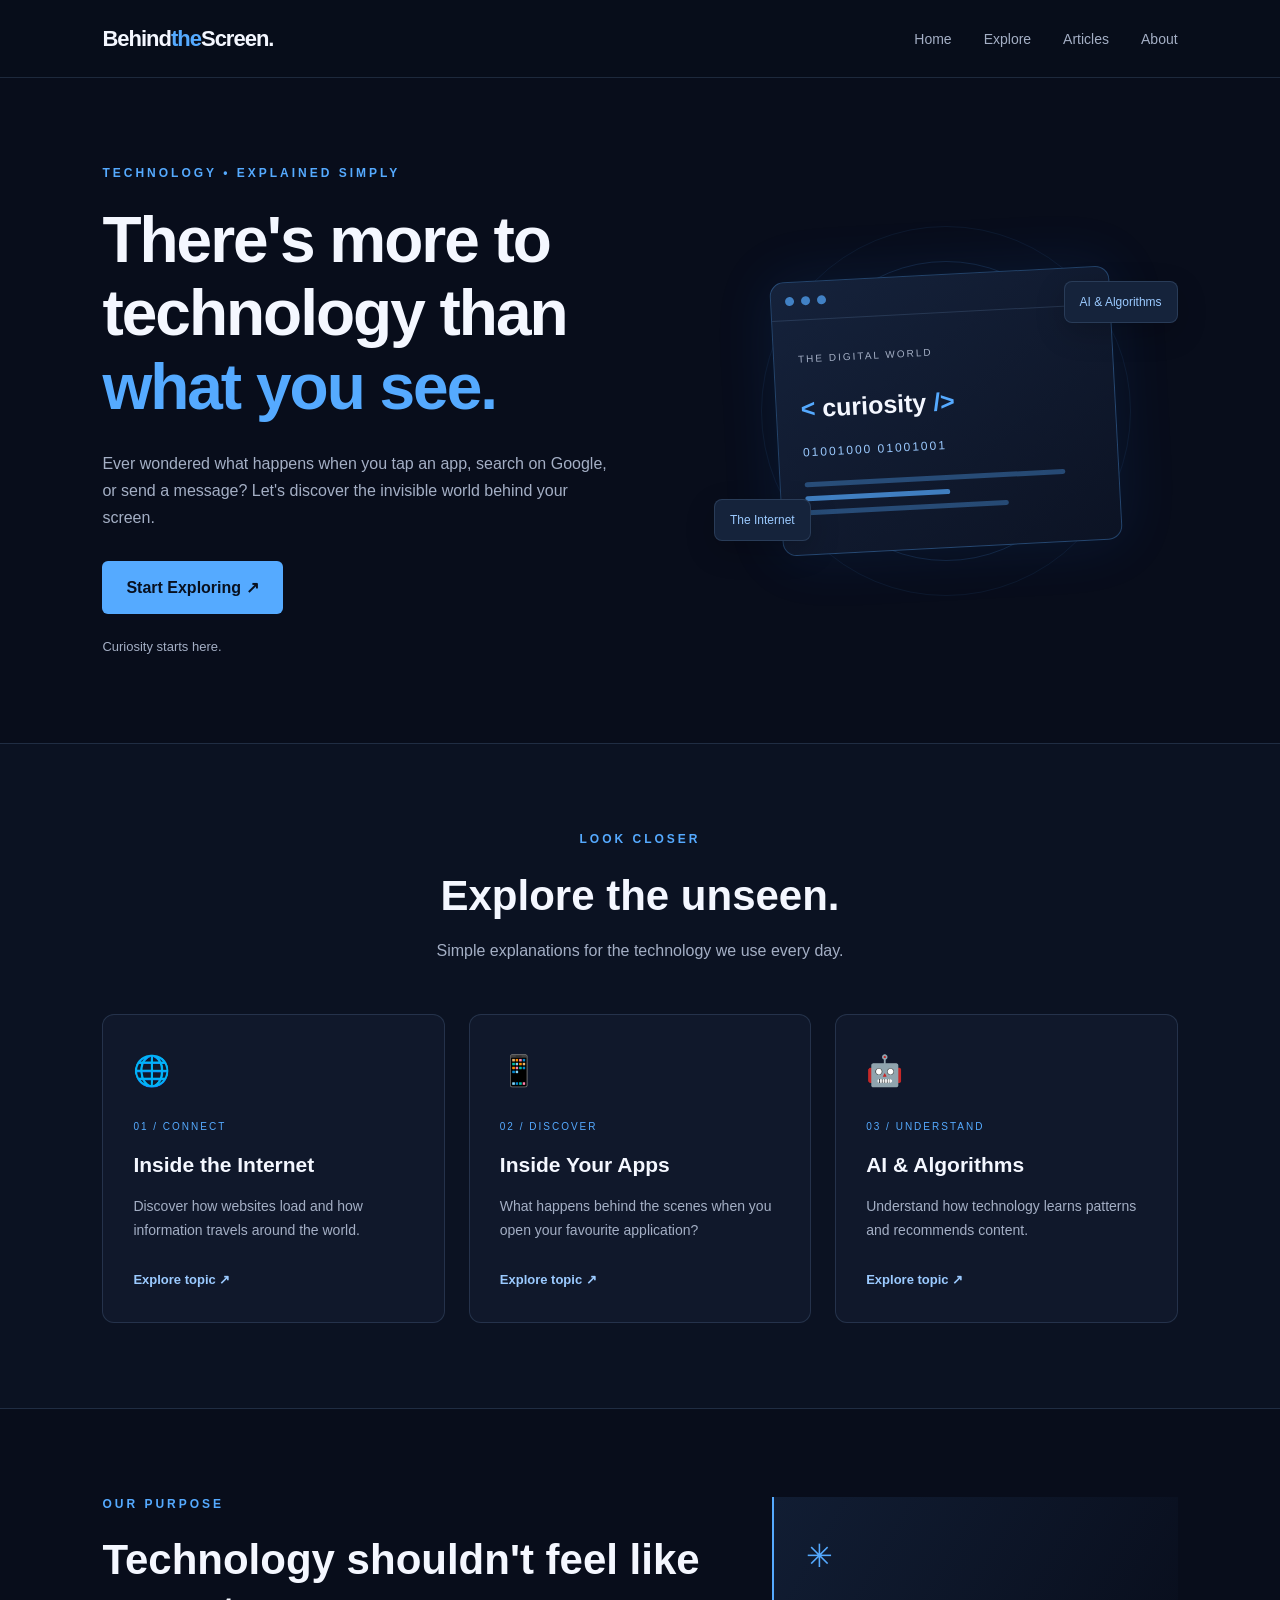
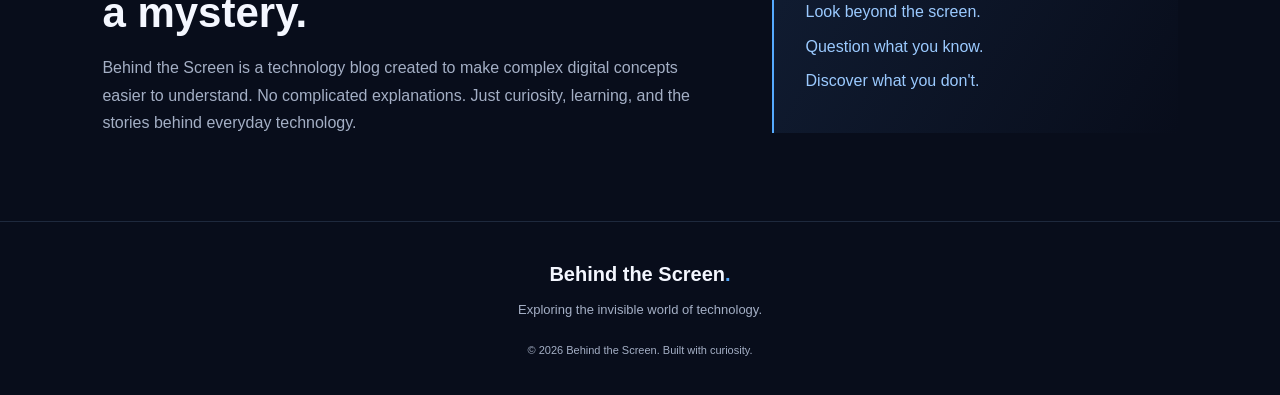
<file: index.html>
<!DOCTYPE html><html lang="en">
<head>
    <meta charset="UTF-8">
    <meta name="viewport" content="width=device-width, initial-scale=1.0">
    <title>Behind the Screen | Explore Technology</title>
    <link rel="stylesheet" href="style.css">
</head><body><header>
    <nav class="navbar">
        <a href="index.html" class="logo">Behind<span>the</span>Screen<span class="dot">.</span></a>

        <ul class="nav-links">
            <li><a href="#home">Home</a></li>
            <li><a href="#explore">Explore</a></li>
            <li><a href="blog.html">Articles</a></li>
            <li><a href="#about">About</a></li>
        </ul>
    </nav>
</header>

<main>

    <section class="hero" id="home">
        <div class="hero-content">
            <p class="eyebrow">TECHNOLOGY • EXPLAINED SIMPLY</p>

            <h1>There's more to technology than <span>what you see.</span></h1>

            <p class="hero-description">
                Ever wondered what happens when you tap an app,
                search on Google, or send a message?
                Let's discover the invisible world behind your screen.
            </p>

            <a href="#explore" class="primary-button">Start Exploring ↗</a>

            <p class="hero-note">Curiosity starts here.</p>
        </div>

        <div class="hero-visual">
            <div class="tech-orbit orbit-one"></div>
            <div class="tech-orbit orbit-two"></div>

            <div class="screen-card">
                <div class="screen-top">
                    <span></span>
                    <span></span>
                    <span></span>
                </div>

                <div class="screen-content">
                    <p class="code-label">THE DIGITAL WORLD</p>
                    <p class="code-line"><span>&lt;</span> curiosity <span>/&gt;</span></p>
                    <p class="code-small">01001000 01001001</p>
                    <div class="code-bar"></div>
                    <div class="code-bar short"></div>
                    <div class="code-bar medium"></div>
                </div>
            </div>

            <div class="floating-tag tag-one">AI & Algorithms</div>
            <div class="floating-tag tag-two">The Internet</div>
        </div>
    </section>

    <section class="explore section-padding" id="explore">
        <div class="section-heading">
            <p class="eyebrow">LOOK CLOSER</p>
            <h2>Explore the unseen.</h2>
            <p>Simple explanations for the technology we use every day.</p>
        </div>

        <div class="topic-grid">

            <article class="topic-card">
                <div class="topic-icon">🌐</div>
                <p class="topic-number">01 / CONNECT</p>
                <h3>Inside the Internet</h3>
                <p>Discover how websites load and how information travels around the world.</p>
                <a href="blog.html">Explore topic ↗</a>
            </article>

            <article class="topic-card">
                <div class="topic-icon">📱</div>
                <p class="topic-number">02 / DISCOVER</p>
                <h3>Inside Your Apps</h3>
                <p>What happens behind the scenes when you open your favourite application?</p>
                <a href="blog.html">Explore topic ↗</a>
            </article>

            <article class="topic-card">
                <div class="topic-icon">🤖</div>
                <p class="topic-number">03 / UNDERSTAND</p>
                <h3>AI & Algorithms</h3>
                <p>Understand how technology learns patterns and recommends content.</p>
                <a href="blog.html">Explore topic ↗</a>
            </article>

        </div>
    </section>

    <section class="about section-padding" id="about">
        <div class="about-content">
            <p class="eyebrow">OUR PURPOSE</p>
            <h2>Technology shouldn't feel like a mystery.</h2>
            <p>
                Behind the Screen is a technology blog created to make
                complex digital concepts easier to understand.
                No complicated explanations. Just curiosity,
                learning, and the stories behind everyday technology.
            </p>
        </div>

        <div class="about-highlight">
            <span class="highlight-symbol">✳</span>
            <p>Look beyond the screen.</p>
            <p>Question what you know.</p>
            <p>Discover what you don't.</p>
        </div>
    </section>

</main>

<footer>
    <a href="index.html" class="footer-logo">Behind the Screen<span>.</span></a>
    <p>Exploring the invisible world of technology.</p>
    <p class="copyright">© 2026 Behind the Screen. Built with curiosity.</p>
</footer>

</body>
</html>
</file>
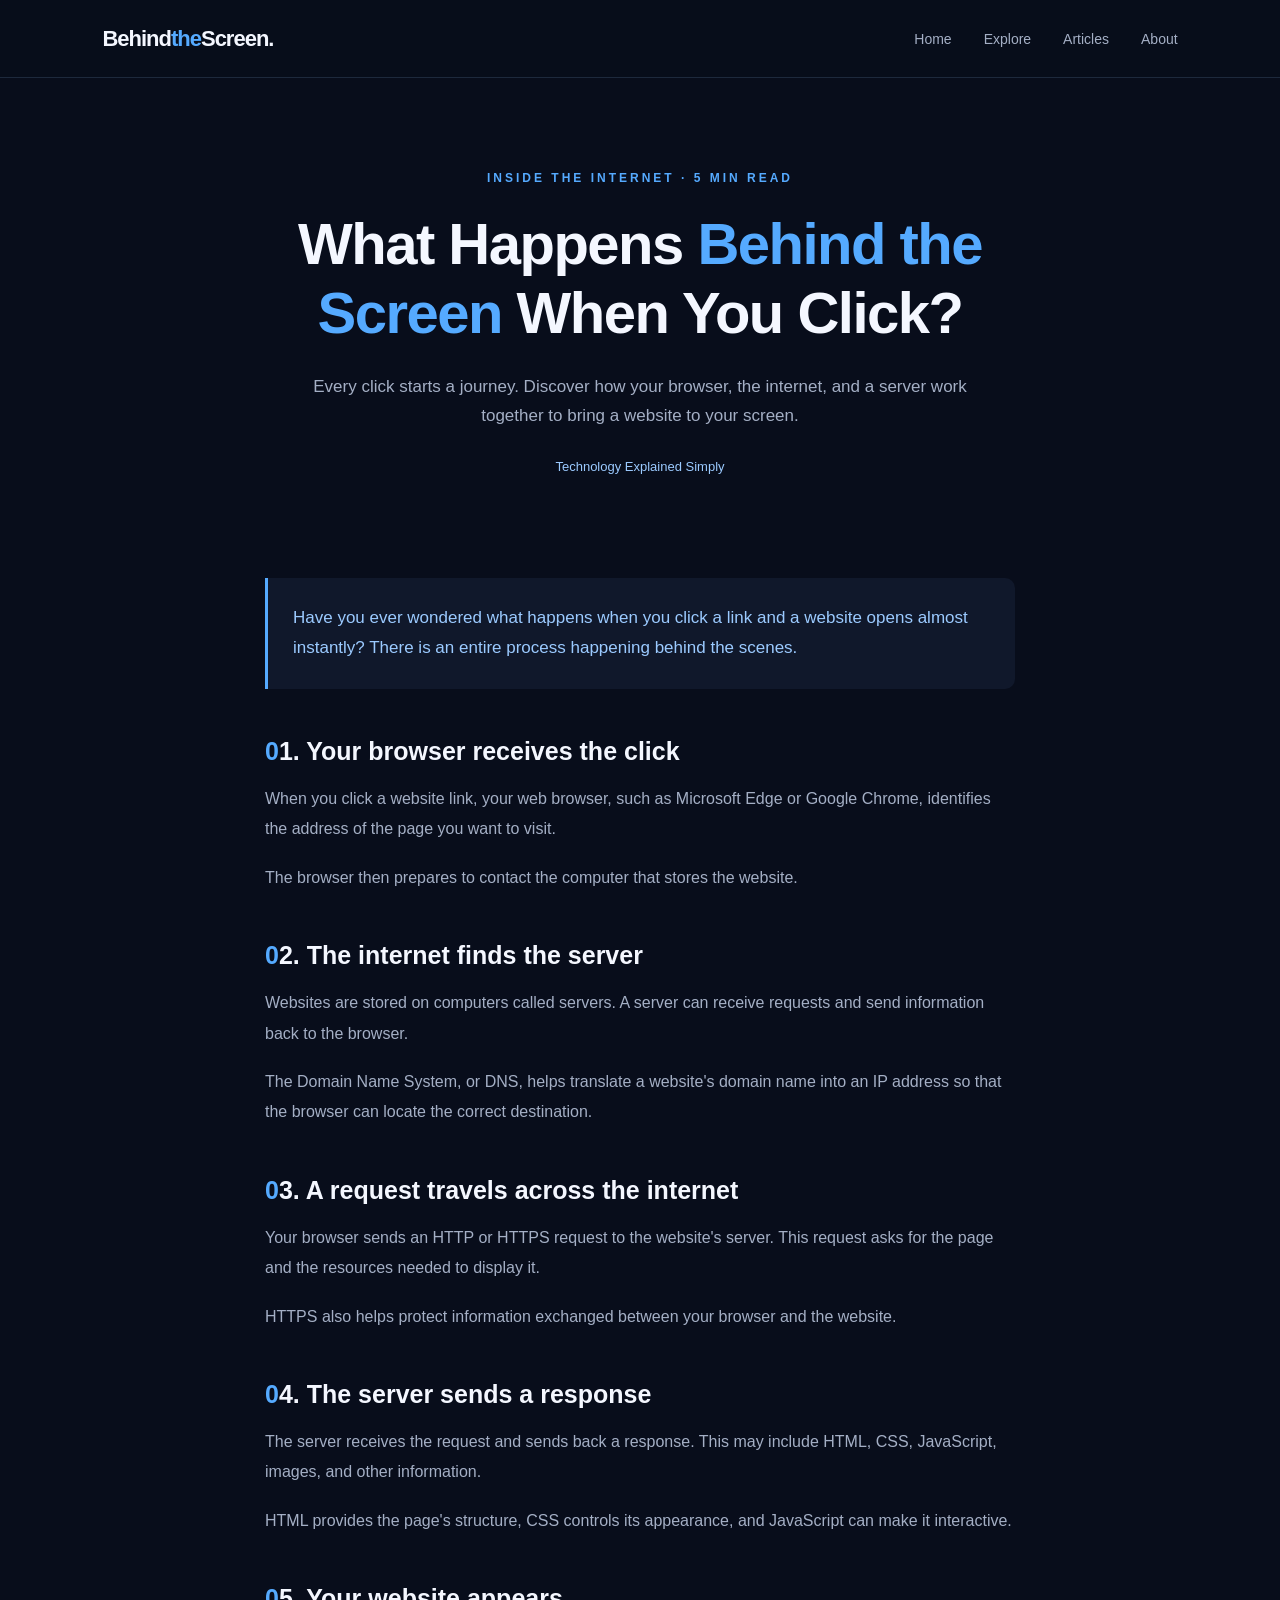
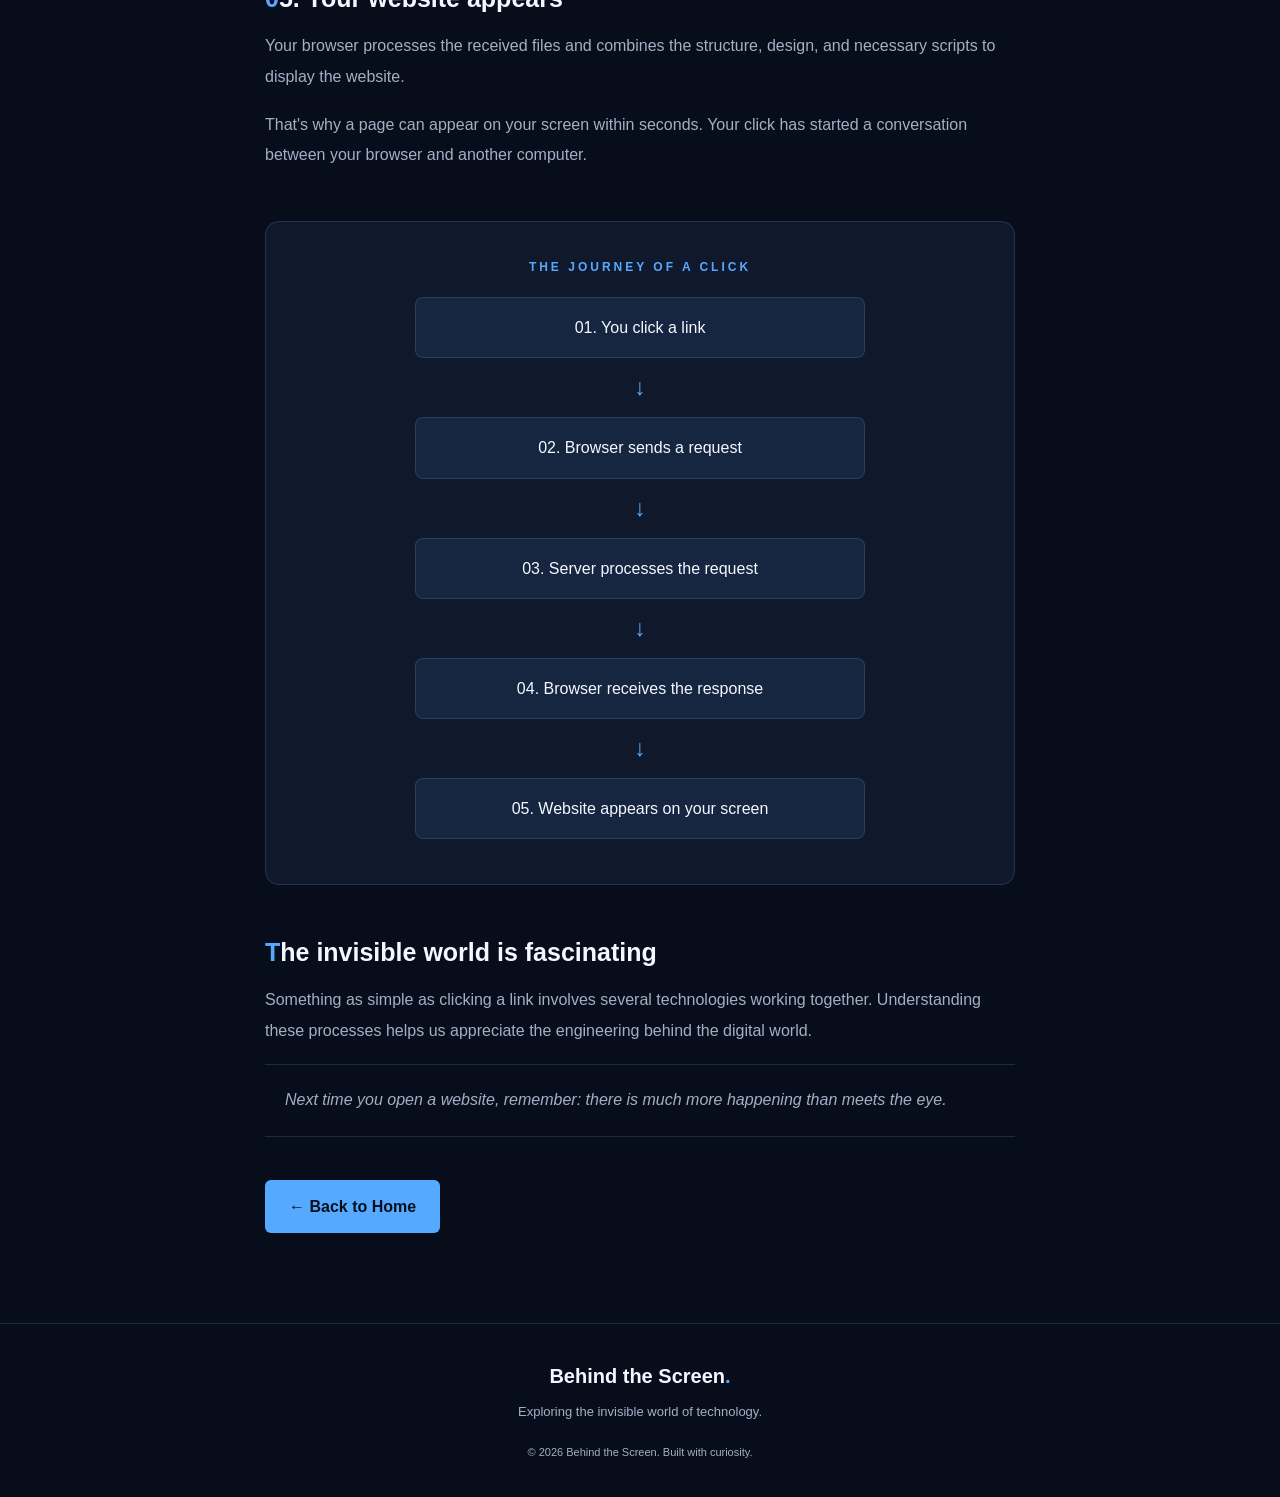
<file: blog.html>
<!DOCTYPE html>
<html lang="en">
<head>
    <meta charset="UTF-8">
    <meta name="viewport" content="width=device-width, initial-scale=1.0">

    <title>What Happens When You Click? | Behind the Screen</title>

    <link rel="stylesheet" href="style.css">
</head>

<body>

    <header>
        <nav class="navbar">
            <a href="index.html" class="logo">
                Behind<span>the</span>Screen<span class="dot">.</span>
            </a>

            <ul class="nav-links">
                <li><a href="index.html">Home</a></li>
                <li><a href="index.html#explore">Explore</a></li>
                <li><a href="blog.html">Articles</a></li>
                <li><a href="index.html#about">About</a></li>
            </ul>
        </nav>
    </header>

    <main class="article-page">

        <section class="article-hero">
            <p class="eyebrow">INSIDE THE INTERNET · 5 MIN READ</p>

            <h1>What Happens <span>Behind the Screen</span> When You Click?</h1>

            <p class="article-intro">
                Every click starts a journey. Discover how your browser,
                the internet, and a server work together to bring a
                website to your screen.
            </p>

            <p class="article-meta">Technology Explained Simply</p>
        </section>

        <section class="article-content">

            <div class="article-highlight">
                <p>
                    Have you ever wondered what happens when you click a
                    link and a website opens almost instantly?
                    There is an entire process happening behind the scenes.
                </p>
            </div>

            <h2>01. Your browser receives the click</h2>

            <p>
                When you click a website link, your web browser,
                such as Microsoft Edge or Google Chrome, identifies
                the address of the page you want to visit.
            </p>

            <p>
                The browser then prepares to contact the computer
                that stores the website.
            </p>

            <h2>02. The internet finds the server</h2>

            <p>
                Websites are stored on computers called servers.
                A server can receive requests and send information
                back to the browser.
            </p>

            <p>
                The Domain Name System, or DNS, helps translate a
                website's domain name into an IP address so that
                the browser can locate the correct destination.
            </p>

            <h2>03. A request travels across the internet</h2>

            <p>
                Your browser sends an HTTP or HTTPS request to the
                website's server. This request asks for the page
                and the resources needed to display it.
            </p>

            <p>
                HTTPS also helps protect information exchanged
                between your browser and the website.
            </p>

            <h2>04. The server sends a response</h2>

            <p>
                The server receives the request and sends back
                a response. This may include HTML, CSS, JavaScript,
                images, and other information.
            </p>

            <p>
                HTML provides the page's structure, CSS controls
                its appearance, and JavaScript can make it interactive.
            </p>

            <h2>05. Your website appears</h2>

            <p>
                Your browser processes the received files and
                combines the structure, design, and necessary
                scripts to display the website.
            </p>

            <p>
                That's why a page can appear on your screen within
                seconds. Your click has started a conversation
                between your browser and another computer.
            </p>

            <div class="journey-box">
                <p class="eyebrow">THE JOURNEY OF A CLICK</p>

                <div class="journey-step">01. You click a link</div>
                <div class="journey-arrow">↓</div>

                <div class="journey-step">02. Browser sends a request</div>
                <div class="journey-arrow">↓</div>

                <div class="journey-step">03. Server processes the request</div>
                <div class="journey-arrow">↓</div>

                <div class="journey-step">04. Browser receives the response</div>
                <div class="journey-arrow">↓</div>

                <div class="journey-step">05. Website appears on your screen</div>
            </div>

            <h2>The invisible world is fascinating</h2>

            <p>
                Something as simple as clicking a link involves
                several technologies working together.
                Understanding these processes helps us appreciate
                the engineering behind the digital world.
            </p>

            <p class="article-ending">
                Next time you open a website, remember:
                there is much more happening than meets the eye.
            </p>

            <a href="index.html" class="primary-button back-button">
                ← Back to Home
            </a>

        </section>

    </main>

    <footer>
        <a href="index.html" class="footer-logo">
            Behind the Screen<span>.</span>
        </a>

        <p>Exploring the invisible world of technology.</p>

        <p class="copyright">
            © 2026 Behind the Screen. Built with curiosity.
        </p>
    </footer>

</body>
</html>
</file>
<file: style.css>
/* Behind the Screen - Main Styles */

* {
  margin: 0;
  padding: 0;
  box-sizing: border-box;
  }

:root {
--background: #080d1b;
--card-background: #10182b;
--blue: #55aaff;
--light-blue: #9bcaff;
--white: #f4f7ff;
--muted: #a4afc5;
--border: rgba(155, 202, 255, 0.15);
}

html {
scroll-behavior: smooth;
}

body {
font-family: Arial, Helvetica, sans-serif;
background: var(--background);
color: var(--white);
line-height: 1.7;
}

a {
color: inherit;
text-decoration: none;
}

.navbar {
width: 100%;
min-height: 78px;
padding: 20px 8%;
display: flex;
justify-content: space-between;
align-items: center;
border-bottom: 1px solid var(--border);
background: rgba(8, 13, 27, 0.95);
}

.logo {
font-size: 22px;
font-weight: bold;
letter-spacing: -1px;
}

.logo span {
color: var(--blue);
}

.logo .dot {
color: var(--white);
}

.nav-links {
display: flex;
align-items: center;
gap: 32px;
list-style: none;
}

.nav-links a {
color: var(--muted);
font-size: 14px;
transition: color 0.3s ease;
}

.nav-links a:hover {
color: var(--blue);
}

.hero {
min-height: 590px;
padding: 85px 8%;
display: grid;
grid-template-columns: 1.1fr 0.9fr;
align-items: center;
gap: 45px;
overflow: hidden;
}

.eyebrow {
color: var(--blue);
font-size: 12px;
font-weight: bold;
letter-spacing: 3px;
margin-bottom: 20px;
}

.hero h1 {
max-width: 650px;
font-size: clamp(38px, 5vw, 64px);
line-height: 1.15;
letter-spacing: -2px;
margin-bottom: 25px;
}

.hero h1 span {
color: var(--blue);
}

.hero-description {
max-width: 510px;
color: var(--muted);
font-size: 16px;
margin-bottom: 30px;
}

.primary-button {
display: inline-block;
padding: 13px 24px;
border-radius: 6px;
background: var(--blue);
color: #08101f;
font-weight: bold;
transition: transform 0.3s ease, box-shadow 0.3s ease;
}

.primary-button:hover {
transform: translateY(-3px);
box-shadow: 0 8px 30px rgba(85, 170, 255, 0.25);
}

.hero-note {
margin-top: 22px;
color: var(--muted);
font-size: 13px;
}

.hero-visual {
min-height: 350px;
display: flex;
justify-content: center;
align-items: center;
position: relative;
}

.tech-orbit {
position: absolute;
width: 300px;
height: 300px;
border: 1px solid rgba(85, 170, 255, 0.15);
border-radius: 50%;
}

.orbit-two {
width: 370px;
height: 370px;
border-color: rgba(85, 170, 255, 0.08);
}

.screen-card {
width: min(100%, 340px);
min-height: 250px;
position: relative;
z-index: 1;
border: 1px solid rgba(85, 170, 255, 0.3);
border-radius: 14px;
overflow: hidden;
background: linear-gradient(145deg, #15223b, #0c1324);
box-shadow: 0 0 60px rgba(30, 105, 220, 0.12);
transform: rotate(-3deg);
}

.screen-top {
display: flex;
gap: 7px;
padding: 14px;
border-bottom: 1px solid var(--border);
}

.screen-top span {
width: 9px;
height: 9px;
background: var(--blue);
border-radius: 50%;
opacity: 0.7;
}

.screen-content {
padding: 30px 24px;
}

.code-label {
font-size: 10px;
letter-spacing: 2px;
color: var(--muted);
margin-bottom: 20px;
}

.code-line {
font-size: 25px;
font-weight: bold;
margin-bottom: 12px;
}

.code-line span {
color: var(--blue);
}

.code-small {
color: var(--light-blue);
font-size: 12px;
letter-spacing: 2px;
margin-bottom: 20px;
}

.code-bar {
height: 5px;
width: 90%;
border-radius: 5px;
background: rgba(85, 170, 255, 0.35);
margin-bottom: 9px;
}

.code-bar.short {
width: 50%;
background: rgba(85, 170, 255, 0.7);
}

.code-bar.medium {
width: 70%;
}

.floating-tag {
position: absolute;
z-index: 2;
padding: 10px 15px;
background: #15233b;
border: 1px solid var(--border);
border-radius: 8px;
color: var(--light-blue);
font-size: 12px;
box-shadow: 0 10px 30px rgba(0, 0, 0, 0.2);
}

.tag-one {
top: 45px;
right: 0;
}

.tag-two {
bottom: 45px;
left: 0;
}

.section-padding {
padding: 85px 8%;
}

.explore {
background: #0b1222;
border-top: 1px solid var(--border);
border-bottom: 1px solid var(--border);
}

.section-heading {
text-align: center;
margin-bottom: 50px;
}

.section-heading h2,
.about h2 {
font-size: clamp(30px, 4vw, 42px);
line-height: 1.25;
margin-bottom: 15px;
}

.section-heading > p:last-child {
color: var(--muted);
}

.topic-grid {
display: grid;
grid-template-columns: repeat(3, 1fr);
gap: 24px;
}

.topic-card {
padding: 30px;
background: var(--card-background);
border: 1px solid var(--border);
border-radius: 12px;
transition: transform 0.3s ease, border-color 0.3s ease;
}

.topic-card:hover {
transform: translateY(-6px);
border-color: var(--blue);
}

.topic-icon {
font-size: 30px;
margin-bottom: 22px;
}

.topic-number {
color: var(--blue);
font-size: 10px;
letter-spacing: 2px;
margin-bottom: 12px;
}

.topic-card h3 {
font-size: 21px;
margin-bottom: 12px;
}

.topic-card > p:not(.topic-number) {
color: var(--muted);
font-size: 14px;
margin-bottom: 22px;
}

.topic-card a {
color: var(--light-blue);
font-size: 13px;
font-weight: bold;
}

.topic-card a:hover {
color: var(--white);
}

.about {
display: grid;
grid-template-columns: 1.2fr 0.8fr;
align-items: center;
gap: 60px;
}

.about-content > p:last-child {
color: var(--muted);
max-width: 600px;
}

.about-highlight {
padding: 32px;
border-left: 2px solid var(--blue);
background: linear-gradient(120deg, #111d33, transparent);
}

.highlight-symbol {
display: block;
color: var(--blue);
font-size: 32px;
margin-bottom: 15px;
}

.about-highlight p {
color: var(--light-blue);
margin-bottom: 7px;
}

footer {
padding: 35px 8%;
border-top: 1px solid var(--border);
text-align: center;
}

.footer-logo {
font-size: 20px;
font-weight: bold;
}

.footer-logo span {
color: var(--blue);
}

footer > p {
color: var(--muted);
font-size: 13px;
margin-top: 8px;
}

footer .copyright {
margin-top: 20px;
font-size: 11px;
}

@media (max-width: 900px) {
.hero {
grid-template-columns: 1fr;
text-align: center;
}

.hero-description {
    margin-left: auto;
    margin-right: auto;
}

.hero-visual {
    margin-top: 20px;
}

.topic-grid {
    grid-template-columns: 1fr;
}

.about {
    grid-template-columns: 1fr;
    gap: 35px;
}

}

@media (max-width: 600px) {
.navbar {
padding: 18px 5%;
flex-direction: column;
gap: 15px;
}

.nav-links {
    gap: 17px;
    flex-wrap: wrap;
    justify-content: center;
}

.hero {
    padding: 65px 6%;
}

.hero h1 {
    letter-spacing: -1px;
}

.hero-visual {
    min-height: 320px;
}

.tech-orbit {
    width: 250px;
    height: 250px;
}

.orbit-two {
    width: 300px;
    height: 300px;
}

.floating-tag {
    font-size: 10px;
}

.tag-one {
    right: -5px;
}

.tag-two {
    left: -5px;
}

.section-padding {
    padding: 65px 6%;
}

.topic-card {
    padding: 24px;
}

}

/* BLOG ARTICLE PAGE */

.article-page {
    min-height: 100vh;
}

.article-hero {
    max-width: 900px;
    margin: auto;
    padding: 90px 25px 60px;
    text-align: center;
}

.article-hero h1 {
    font-size: clamp(36px, 5vw, 58px);
    line-height: 1.2;
    letter-spacing: -1.5px;
    margin-bottom: 25px;
}

.article-hero h1 span {
    color: var(--blue);
}

.article-intro {
    max-width: 700px;
    margin: auto;
    color: var(--muted);
    font-size: 17px;
}

.article-meta {
    margin-top: 25px;
    color: var(--light-blue);
    font-size: 13px;
}

.article-content {
    max-width: 800px;
    margin: 0 auto;
    padding: 30px 25px 90px;
}

.article-content h2 {
    margin-top: 45px;
    margin-bottom: 15px;
    font-size: 25px;
    line-height: 1.4;
}

.article-content h2::first-letter {
    color: var(--blue);
}

.article-content > p {
    margin-bottom: 18px;
    color: var(--muted);
    font-size: 16px;
    line-height: 1.9;
}

.article-highlight {
    padding: 25px;
    margin: 10px 0 35px;
    background: var(--card-background);
    border-left: 3px solid var(--blue);
    border-radius: 0 10px 10px 0;
}

.article-highlight p {
    color: var(--light-blue);
    font-size: 17px;
    line-height: 1.8;
}

.journey-box {
    margin: 50px 0;
    padding: 35px 25px;
    text-align: center;
    background: var(--card-background);
    border: 1px solid var(--border);
    border-radius: 14px;
}

.journey-step {
    padding: 16px;
    margin: 10px auto;
    max-width: 450px;
    background: #172640;
    border: 1px solid var(--border);
    border-radius: 8px;
    color: var(--white);
    transition: border-color 0.3s ease;
}

.journey-step:hover {
    border-color: var(--blue);
}

.journey-arrow {
    color: var(--blue);
    font-size: 23px;
}

.article-ending {
    padding: 20px;
    border-top: 1px solid var(--border);
    border-bottom: 1px solid var(--border);
    font-style: italic;
}

.back-button {
    margin-top: 25px;
}

@media (max-width: 600px) {
    .article-hero {
        padding: 65px 20px 35px;
    }

    .article-content {
        padding: 20px 22px 60px;
    }

    .article-content h2 {
        font-size: 22px;
    }

    .journey-box {
        padding: 25px 15px;
    }
}s
</file>
